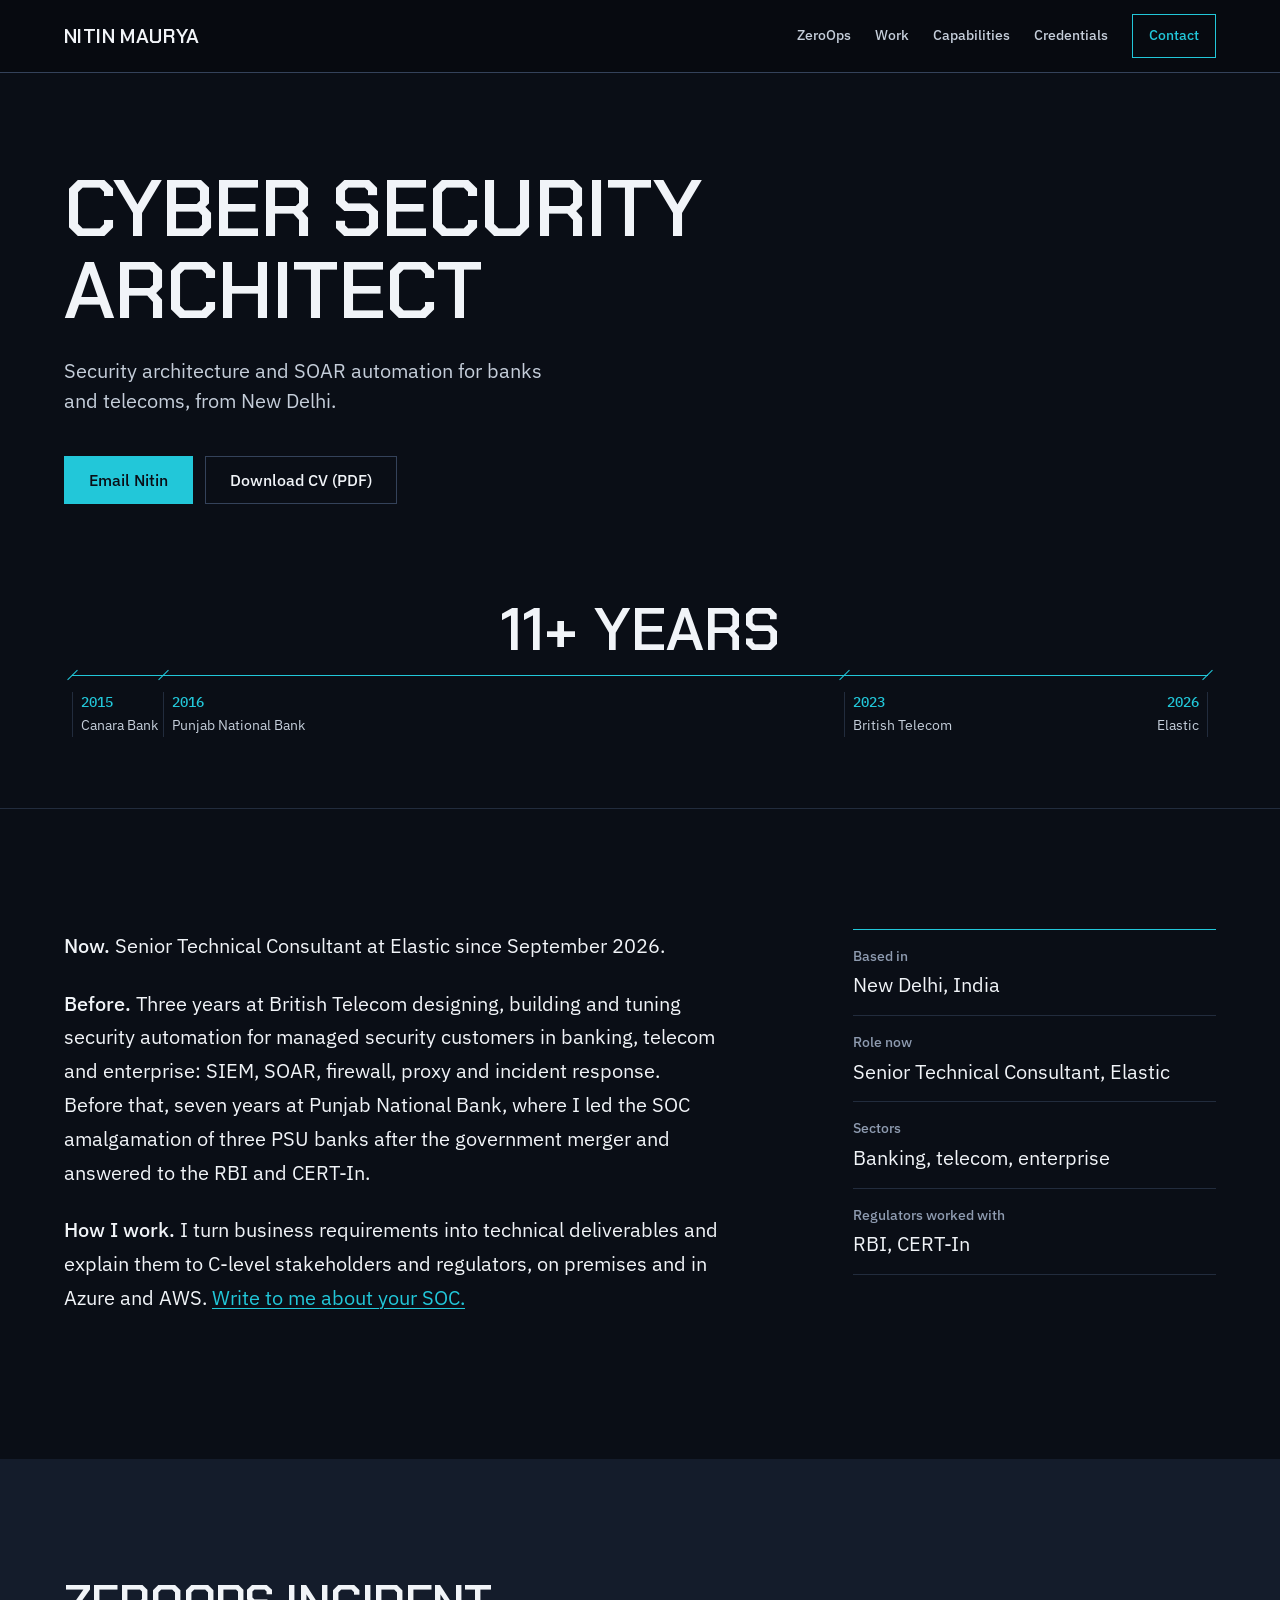
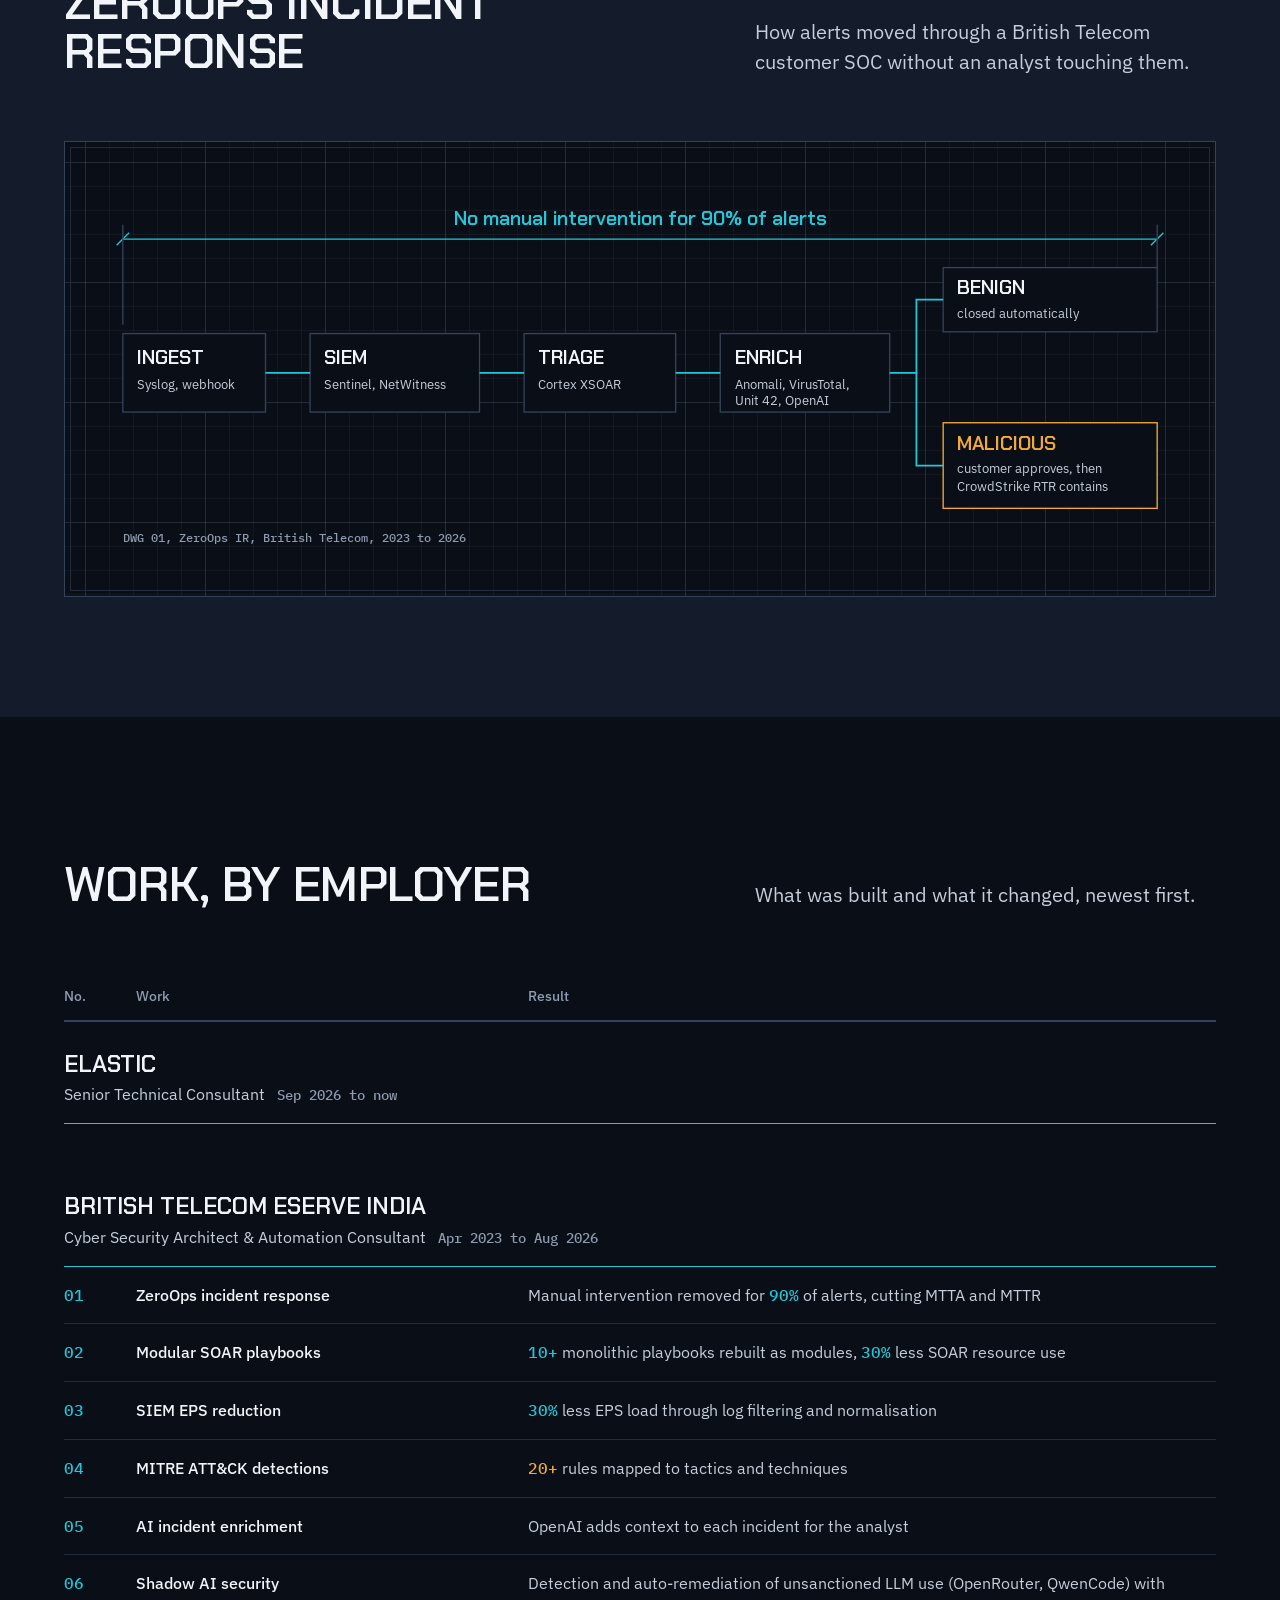
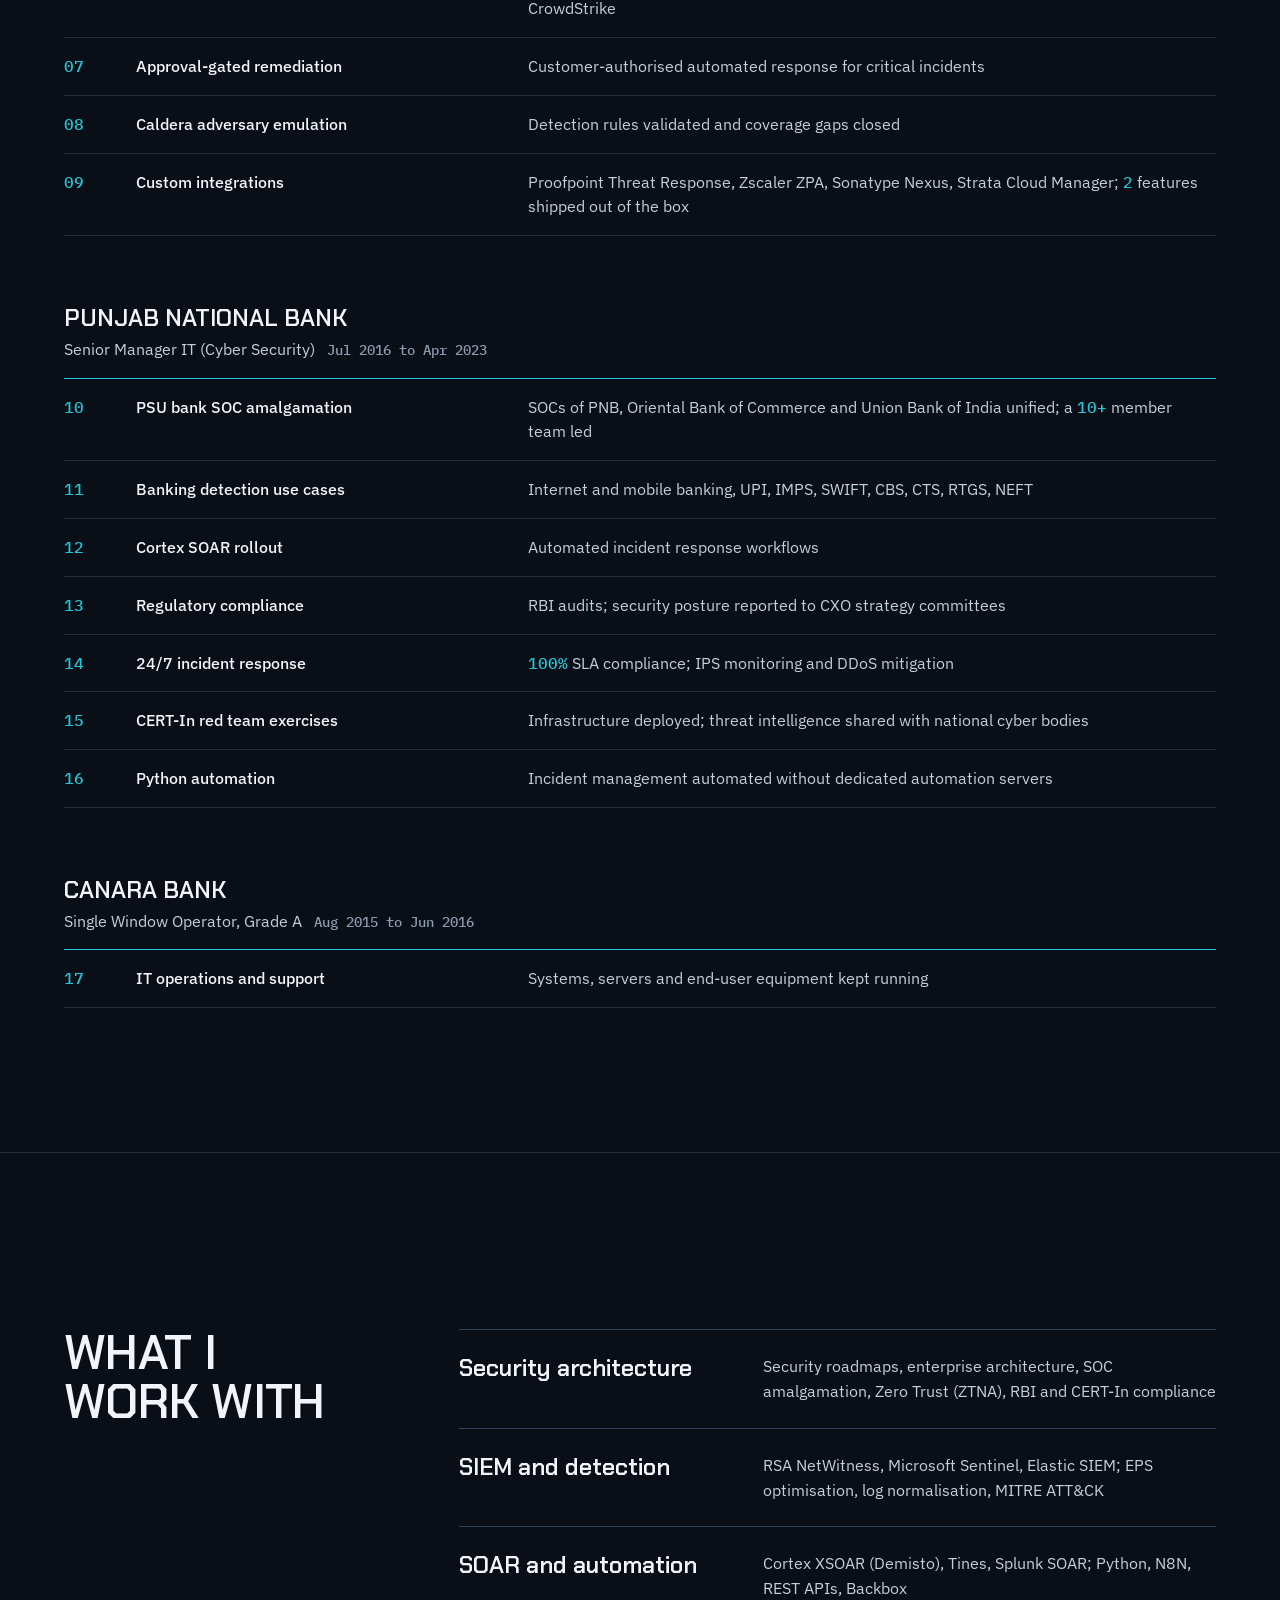
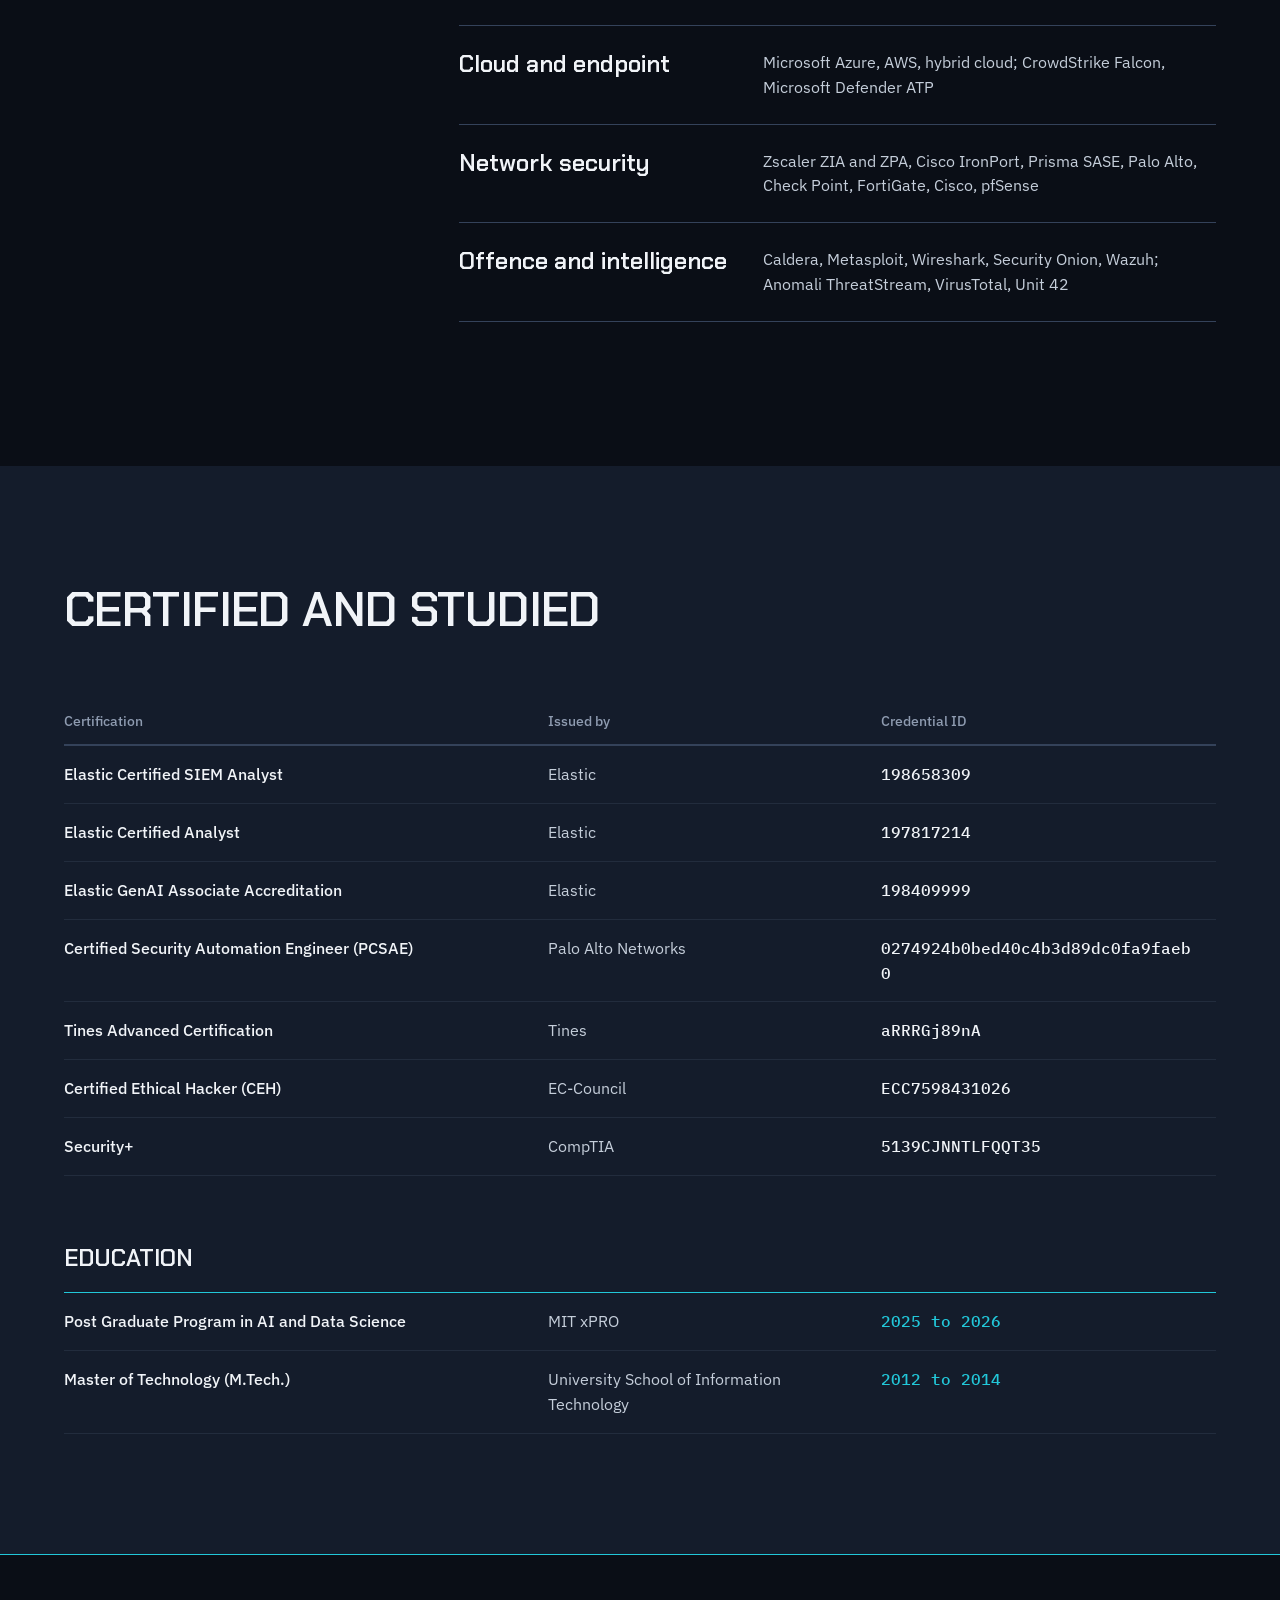
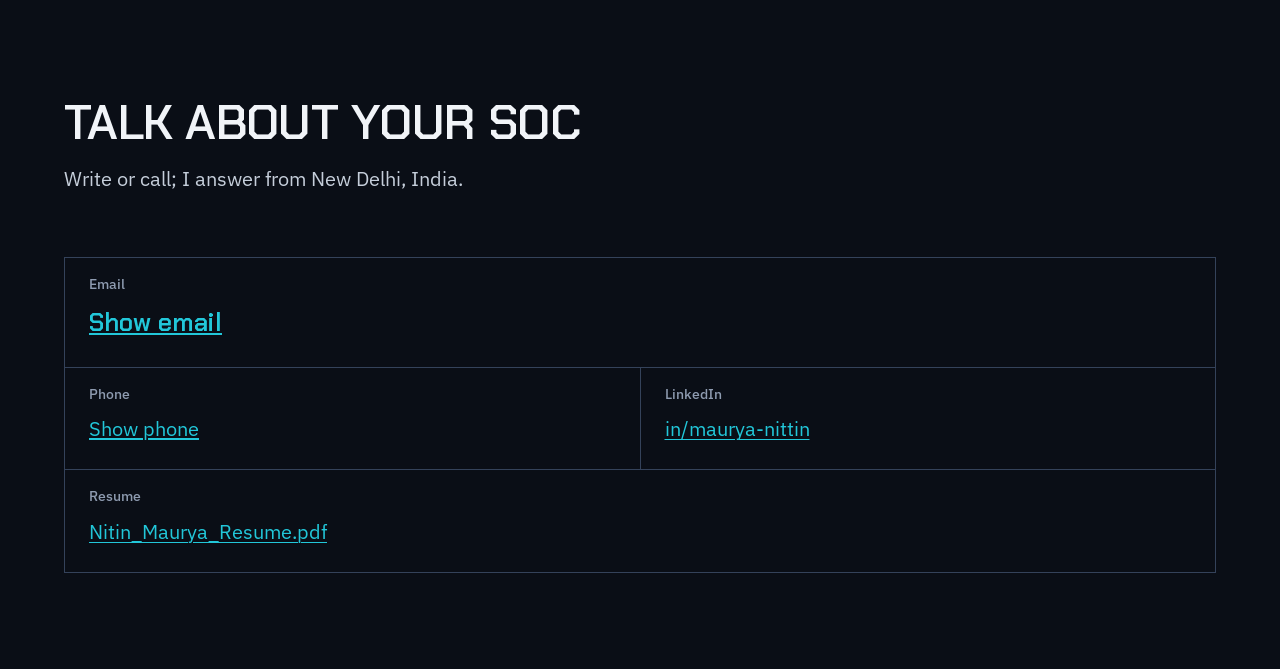
<file: index.html>
<!doctype html>
<html lang="en">
<head>
  <meta charset="utf-8" />
  <meta name="viewport" content="width=device-width, initial-scale=1" />
  <title>Nitin Maurya, Cyber Security Architect, New Delhi</title>
  <meta name="description" content="Nitin Maurya designs security architecture and SOAR automation for banks and telecoms: 11+ years across Elastic, British Telecom and Punjab National Bank." />
  <meta name="theme-color" content="#0A0E16" />
  <link rel="canonical" href="https://portfolio.nitinmaurya.in/" />
  <meta property="og:type" content="website" />
  <meta property="og:title" content="Nitin Maurya, Cyber Security Architect" />
  <meta property="og:description" content="Security architecture and SOAR automation for banks and telecoms, from New Delhi." />
  <meta property="og:url" content="https://portfolio.nitinmaurya.in/" />
  <meta property="og:image" content="https://portfolio.nitinmaurya.in/assets/img/og.svg" />
  <link rel="icon" href="assets/img/favicon.svg" type="image/svg+xml" />
  <link rel="preconnect" href="https://fonts.googleapis.com" />
  <link rel="preconnect" href="https://fonts.gstatic.com" crossorigin />
  <link href="https://fonts.googleapis.com/css2?family=Chakra+Petch:wght@600&family=IBM+Plex+Sans:wght@400;500&family=IBM+Plex+Mono:wght@500&display=swap" rel="stylesheet" />
  <link rel="stylesheet" href="assets/css/style.css" />
  <script src="assets/contact.js" defer></script>
  <script type="application/ld+json">
  {
    "@context": "https://schema.org",
    "@type": "Person",
    "name": "Nitin Maurya",
    "jobTitle": "Senior Technical Consultant",
    "worksFor": { "@type": "Organization", "name": "Elastic" },
    "address": { "@type": "PostalAddress", "addressLocality": "New Delhi", "addressCountry": "IN" },
    "url": "https://portfolio.nitinmaurya.in/",
    "sameAs": ["https://www.linkedin.com/in/maurya-nittin/"]
  }
  </script>
</head>
<body>
  <a class="skip" href="#summary">Skip to content</a>

  <header class="slab">
    <div class="container slab__in">
      <a class="wordmark" href="#hero" aria-label="Nitin Maurya, home">Nitin Maurya</a>
      <nav class="slab__nav" aria-label="Sections">
        <a href="#projects">ZeroOps</a>
        <a href="#experience">Work</a>
        <a href="#skills">Capabilities</a>
        <a href="#certs">Credentials</a>
        <a class="slab__act" href="#contact">Contact</a>
      </nav>
    </div>
  </header>

  <main>
    <section id="hero" class="hero">
      <div class="container">
        <div class="hero__col">
          <h1>Cyber security architect</h1>
          <p class="lead">Security architecture and SOAR automation for banks and telecoms, from New Delhi.</p>
          <div class="hero__acts">
            <a class="btn" href="#contact" data-mail>Email Nitin</a>
            <a class="btn btn--quiet" href="Nitin_Maurya_Resume.pdf" download>Download CV (PDF)</a>
          </div>
        </div>

        <figure class="career" aria-label="Career span, 2015 to 2026">
          <p class="career__value">11+ years</p>
          <div class="dim" role="presentation">
            <span class="dim__tick" style="--at: 8%"></span>
            <span class="dim__tick" style="--at: 68%"></span>
          </div>
          <ol class="career__stops">
            <li style="--at: 0%"><span class="num">2015</span> Canara Bank</li>
            <li style="--at: 8%"><span class="num">2016</span> Punjab National Bank</li>
            <li style="--at: 68%"><span class="num">2023</span> British Telecom</li>
            <li class="career__end" style="--at: 100%"><span class="num">2026</span> Elastic</li>
          </ol>
        </figure>
      </div>
    </section>

    <section id="summary" class="summary">
      <div class="container summary__grid">
        <article class="prose">
          <p><strong class="lead-in">Now.</strong> Senior Technical Consultant at Elastic since September 2026.</p>
          <p><strong class="lead-in">Before.</strong> Three years at British Telecom designing, building and tuning security automation for managed security customers in banking, telecom and enterprise: SIEM, SOAR, firewall, proxy and incident response. Before that, seven years at Punjab National Bank, where I led the SOC amalgamation of three PSU banks after the government merger and answered to the RBI and CERT-In.</p>
          <p><strong class="lead-in">How I work.</strong> I turn business requirements into technical deliverables and explain them to C-level stakeholders and regulators, on premises and in Azure and AWS. <a href="#contact">Write to me about your SOC.</a></p>
        </article>
        <dl class="facts">
          <div><dt>Based in</dt><dd>New Delhi, India</dd></div>
          <div><dt>Role now</dt><dd>Senior Technical Consultant, Elastic</dd></div>
          <div><dt>Sectors</dt><dd>Banking, telecom, enterprise</dd></div>
          <div><dt>Regulators worked with</dt><dd>RBI, CERT-In</dd></div>
        </dl>
      </div>
    </section>

    <section id="projects" class="drawing">
      <div class="container">
        <div class="drawing__head">
          <h2>ZeroOps incident response</h2>
          <p class="lead">How alerts moved through a British Telecom customer SOC without an analyst touching them.</p>
        </div>

        <figure class="sheet">
          <svg class="diagram diagram--wide" viewBox="0 0 1200 420" role="img" aria-labelledby="dwg1-title">
            <title id="dwg1-title">Diagram of the ZeroOps pipeline: ingest, SIEM, triage, enrichment, then auto-close for benign alerts or approved containment for malicious ones. 90% of alerts need no manual intervention.</title>
            <g class="dg-dim">
              <line x1="20" y1="64" x2="1180" y2="64" />
              <line class="tick" x1="13" y1="71" x2="27" y2="57" />
              <line class="tick" x1="1173" y1="71" x2="1187" y2="57" />
              <line class="ext" x1="20" y1="48" x2="20" y2="160" />
              <line class="ext" x1="1180" y1="48" x2="1180" y2="96" />
              <text x="600" y="48" text-anchor="middle" class="dg-value">No manual intervention for 90% of alerts</text>
            </g>
            <g class="dg-box"><rect x="20" y="170" width="160" height="88" /><text x="36" y="204" class="dg-t">Ingest</text><text x="36" y="232" class="dg-s">Syslog, webhook</text></g>
            <g class="dg-box"><rect x="230" y="170" width="190" height="88" /><text x="246" y="204" class="dg-t">SIEM</text><text x="246" y="232" class="dg-s">Sentinel, NetWitness</text></g>
            <g class="dg-box"><rect x="470" y="170" width="170" height="88" /><text x="486" y="204" class="dg-t">Triage</text><text x="486" y="232" class="dg-s">Cortex XSOAR</text></g>
            <g class="dg-box"><rect x="690" y="170" width="190" height="88" /><text x="706" y="204" class="dg-t">Enrich</text><text x="706" y="232" class="dg-s">Anomali, VirusTotal,</text><text x="706" y="250" class="dg-s">Unit 42, OpenAI</text></g>
            <g class="dg-box"><rect x="940" y="96" width="240" height="72" /><text x="956" y="126" class="dg-t">Benign</text><text x="956" y="152" class="dg-s">closed automatically</text></g>
            <g class="dg-box dg-alert"><rect x="940" y="270" width="240" height="96" /><text x="956" y="300" class="dg-t">Malicious</text><text x="956" y="326" class="dg-s">customer approves, then</text><text x="956" y="346" class="dg-s">CrowdStrike RTR contains</text></g>
            <g class="dg-flow">
              <line x1="180" y1="214" x2="230" y2="214" /><line x1="420" y1="214" x2="470" y2="214" /><line x1="640" y1="214" x2="690" y2="214" />
              <polyline points="880,214 910,214 910,132 940,132" /><polyline points="910,214 910,318 940,318" />
            </g>
            <text x="20" y="404" class="dg-no">DWG 01, ZeroOps IR, British Telecom, 2023 to 2026</text>
          </svg>

          <svg class="diagram diagram--tall" viewBox="0 0 360 760" role="img" aria-labelledby="dwg1m-title">
            <title id="dwg1m-title">Diagram of the ZeroOps pipeline: ingest, SIEM, triage, enrichment, then auto-close or approved containment. 90% of alerts need no manual intervention.</title>
            <g class="dg-dim">
              <line x1="24" y1="20" x2="24" y2="700" />
              <line class="tick" x1="17" y1="27" x2="31" y2="13" />
              <line class="tick" x1="17" y1="707" x2="31" y2="693" />
              <text x="0" y="0" transform="translate(14 360) rotate(-90)" text-anchor="middle" class="dg-value">90% of alerts, no manual step</text>
            </g>
            <g class="dg-box"><rect x="60" y="20" width="280" height="80" /><text x="76" y="52" class="dg-t">Ingest</text><text x="76" y="80" class="dg-s">Syslog, webhook</text></g>
            <g class="dg-box"><rect x="60" y="130" width="280" height="80" /><text x="76" y="162" class="dg-t">SIEM</text><text x="76" y="190" class="dg-s">Sentinel, NetWitness</text></g>
            <g class="dg-box"><rect x="60" y="240" width="280" height="80" /><text x="76" y="272" class="dg-t">Triage</text><text x="76" y="300" class="dg-s">Cortex XSOAR</text></g>
            <g class="dg-box"><rect x="60" y="350" width="280" height="100" /><text x="76" y="382" class="dg-t">Enrich</text><text x="76" y="410" class="dg-s">Anomali, VirusTotal,</text><text x="76" y="432" class="dg-s">Unit 42, OpenAI</text></g>
            <g class="dg-box"><rect x="60" y="490" width="280" height="80" /><text x="76" y="522" class="dg-t">Benign</text><text x="76" y="550" class="dg-s">closed automatically</text></g>
            <g class="dg-box dg-alert"><rect x="60" y="600" width="280" height="100" /><text x="76" y="632" class="dg-t">Malicious</text><text x="76" y="660" class="dg-s">customer approves, then</text><text x="76" y="682" class="dg-s">CrowdStrike RTR contains</text></g>
            <g class="dg-flow"><line x1="200" y1="100" x2="200" y2="130" /><line x1="200" y1="210" x2="200" y2="240" /><line x1="200" y1="320" x2="200" y2="350" /><line x1="200" y1="450" x2="200" y2="490" /><line x1="200" y1="570" x2="200" y2="600" /></g>
            <text x="60" y="740" class="dg-no">DWG 01, ZeroOps IR</text>
          </svg>
        </figure>
      </div>
    </section>

    <section id="experience" class="register">
      <div class="container">
        <div class="split-head">
          <h2>Work, by employer</h2>
          <p class="lead">What was built and what it changed, newest first.</p>
        </div>

        <table class="reg">
          <thead>
            <tr><th scope="col" class="reg__no">No.</th><th scope="col">Work</th><th scope="col">Result</th></tr>
          </thead>
          <tbody>
            <tr class="reg__group"><th colspan="3" scope="rowgroup"><span class="reg__org">Elastic</span> <span class="reg__role">Senior Technical Consultant</span> <span class="num reg__when">Sep 2026 to now</span></th></tr>

            <tr class="reg__group"><th colspan="3" scope="rowgroup"><span class="reg__org">British Telecom eServe India</span> <span class="reg__role">Cyber Security Architect &amp; Automation Consultant</span> <span class="num reg__when">Apr 2023 to Aug 2026</span></th></tr>
            <tr><td class="num reg__no">01</td><td class="reg__work">ZeroOps incident response</td><td>Manual intervention removed for <span class="num">90%</span> of alerts, cutting MTTA and MTTR</td></tr>
            <tr><td class="num reg__no">02</td><td class="reg__work">Modular SOAR playbooks</td><td><span class="num">10+</span> monolithic playbooks rebuilt as modules, <span class="num">30%</span> less SOAR resource use</td></tr>
            <tr><td class="num reg__no">03</td><td class="reg__work">SIEM EPS reduction</td><td><span class="num">30%</span> less EPS load through log filtering and normalisation</td></tr>
            <tr><td class="num reg__no">04</td><td class="reg__work">MITRE ATT&amp;CK detections</td><td><span class="num reg__detect">20+</span> rules mapped to tactics and techniques</td></tr>
            <tr><td class="num reg__no">05</td><td class="reg__work">AI incident enrichment</td><td>OpenAI adds context to each incident for the analyst</td></tr>
            <tr><td class="num reg__no">06</td><td class="reg__work">Shadow AI security</td><td>Detection and auto-remediation of unsanctioned LLM use (OpenRouter, QwenCode) with CrowdStrike</td></tr>
            <tr><td class="num reg__no">07</td><td class="reg__work">Approval-gated remediation</td><td>Customer-authorised automated response for critical incidents</td></tr>
            <tr><td class="num reg__no">08</td><td class="reg__work">Caldera adversary emulation</td><td>Detection rules validated and coverage gaps closed</td></tr>
            <tr><td class="num reg__no">09</td><td class="reg__work">Custom integrations</td><td>Proofpoint Threat Response, Zscaler ZPA, Sonatype Nexus, Strata Cloud Manager; <span class="num">2</span> features shipped out of the box</td></tr>

            <tr class="reg__group"><th colspan="3" scope="rowgroup"><span class="reg__org">Punjab National Bank</span> <span class="reg__role">Senior Manager IT (Cyber Security)</span> <span class="num reg__when">Jul 2016 to Apr 2023</span></th></tr>
            <tr><td class="num reg__no">10</td><td class="reg__work">PSU bank SOC amalgamation</td><td>SOCs of PNB, Oriental Bank of Commerce and Union Bank of India unified; a <span class="num">10+</span> member team led</td></tr>
            <tr><td class="num reg__no">11</td><td class="reg__work">Banking detection use cases</td><td>Internet and mobile banking, UPI, IMPS, SWIFT, CBS, CTS, RTGS, NEFT</td></tr>
            <tr><td class="num reg__no">12</td><td class="reg__work">Cortex SOAR rollout</td><td>Automated incident response workflows</td></tr>
            <tr><td class="num reg__no">13</td><td class="reg__work">Regulatory compliance</td><td>RBI audits; security posture reported to CXO strategy committees</td></tr>
            <tr><td class="num reg__no">14</td><td class="reg__work">24/7 incident response</td><td><span class="num">100%</span> SLA compliance; IPS monitoring and DDoS mitigation</td></tr>
            <tr><td class="num reg__no">15</td><td class="reg__work">CERT-In red team exercises</td><td>Infrastructure deployed; threat intelligence shared with national cyber bodies</td></tr>
            <tr><td class="num reg__no">16</td><td class="reg__work">Python automation</td><td>Incident management automated without dedicated automation servers</td></tr>

            <tr class="reg__group"><th colspan="3" scope="rowgroup"><span class="reg__org">Canara Bank</span> <span class="reg__role">Single Window Operator, Grade A</span> <span class="num reg__when">Aug 2015 to Jun 2016</span></th></tr>
            <tr><td class="num reg__no">17</td><td class="reg__work">IT operations and support</td><td>Systems, servers and end-user equipment kept running</td></tr>
          </tbody>
        </table>
      </div>
    </section>

    <section id="skills" class="caps">
      <div class="container caps__grid">
        <h2 class="caps__head">What I work with</h2>
        <dl class="caps__rows">
          <div><dt>Security architecture</dt><dd>Security roadmaps, enterprise architecture, SOC amalgamation, Zero Trust (ZTNA), RBI and CERT-In compliance</dd></div>
          <div><dt>SIEM and detection</dt><dd>RSA NetWitness, Microsoft Sentinel, Elastic SIEM; EPS optimisation, log normalisation, MITRE ATT&amp;CK</dd></div>
          <div><dt>SOAR and automation</dt><dd>Cortex XSOAR (Demisto), Tines, Splunk SOAR; Python, N8N, REST APIs, Backbox</dd></div>
          <div><dt>Cloud and endpoint</dt><dd>Microsoft Azure, AWS, hybrid cloud; CrowdStrike Falcon, Microsoft Defender ATP</dd></div>
          <div><dt>Network security</dt><dd>Zscaler ZIA and ZPA, Cisco IronPort, Prisma SASE, Palo Alto, Check Point, FortiGate, Cisco, pfSense</dd></div>
          <div><dt>Offence and intelligence</dt><dd>Caldera, Metasploit, Wireshark, Security Onion, Wazuh; Anomali ThreatStream, VirusTotal, Unit 42</dd></div>
        </dl>
      </div>
    </section>

    <section id="certs" class="creds">
      <div class="container">
        <h2>Certified and studied</h2>
        <table class="reg reg--creds">
          <thead><tr><th scope="col">Certification</th><th scope="col">Issued by</th><th scope="col">Credential ID</th></tr></thead>
          <tbody>
            <tr><td class="reg__work">Elastic Certified SIEM Analyst</td><td>Elastic</td><td class="num reg__id">198658309</td></tr>
            <tr><td class="reg__work">Elastic Certified Analyst</td><td>Elastic</td><td class="num reg__id">197817214</td></tr>
            <tr><td class="reg__work">Elastic GenAI Associate Accreditation</td><td>Elastic</td><td class="num reg__id">198409999</td></tr>
            <tr><td class="reg__work">Certified Security Automation Engineer (PCSAE)</td><td>Palo Alto Networks</td><td class="num reg__id">0274924b0bed40c4b3d89dc0fa9faeb0</td></tr>
            <tr><td class="reg__work">Tines Advanced Certification</td><td>Tines</td><td class="num reg__id">aRRRGj89nA</td></tr>
            <tr><td class="reg__work">Certified Ethical Hacker (CEH)</td><td>EC-Council</td><td class="num reg__id">ECC7598431026</td></tr>
            <tr><td class="reg__work">Security+</td><td>CompTIA</td><td class="num reg__id">5139CJNNTLFQQT35</td></tr>
          </tbody>
          <tbody>
            <tr class="reg__group"><th colspan="3" scope="rowgroup">Education</th></tr>
            <tr><td class="reg__work">Post Graduate Program in AI and Data Science</td><td>MIT xPRO</td><td class="num">2025 to 2026</td></tr>
            <tr><td class="reg__work">Master of Technology (M.Tech.)</td><td>University School of Information Technology</td><td class="num">2012 to 2014</td></tr>
          </tbody>
        </table>
      </div>
    </section>
  </main>

  <footer id="contact" class="close">
    <div class="container">
      <h2>Talk about your SOC</h2>
      <p class="lead close__line">Write or call; I answer from New Delhi, India.</p>
      <dl class="tblock">
        <div class="tblock__cell tblock__cell--wide"><dt>Email</dt><dd><button type="button" class="reveal" data-reveal="email" hidden>Show email</button><noscript>Turn on JavaScript to see it, or <a href="https://www.linkedin.com/in/maurya-nittin/" target="_blank" rel="noopener">message me on LinkedIn</a>.</noscript></dd></div>
        <div class="tblock__cell"><dt>Phone</dt><dd><button type="button" class="reveal" data-reveal="phone" hidden>Show phone</button><noscript>Turn on JavaScript to see it, or <a href="https://www.linkedin.com/in/maurya-nittin/" target="_blank" rel="noopener">message me on LinkedIn</a>.</noscript></dd></div>
        <div class="tblock__cell"><dt>LinkedIn</dt><dd><a href="https://www.linkedin.com/in/maurya-nittin/" target="_blank" rel="noopener">in/maurya-nittin</a></dd></div>
        <div class="tblock__cell"><dt>Resume</dt><dd><a href="Nitin_Maurya_Resume.pdf" download>Nitin_Maurya_Resume.pdf</a></dd></div>
      </dl>
    </div>
  </footer>
</body>
</html>
</file>
<file: assets/css/style.css>
/* Hallmark · shape: Long Document (draw 679f9c) · genre: modern-minimal · theme: Blueprint, slate sheet (v2 palette by request; v1 cyanotype in git tag v1-blueprint) (deal 1/3, seed personal-portfolio-cyber-security-96ac·d1dd71ff·2026-11-07·r0) · redesign: full · job: hire
 * hero: Corridor · nav: slab · footer: letter close, set as a drawing title block · imagery: none, two drawings of real data · signature: the career measured as a dimension string, 2015 to 2026 · blueprint: slate, cyan for automation, amber for detections
 * axes: mid/geometric-sans/neutral · posture: drenched · contrast: pass · fold: pass · v2.0.0 */
/* Hallmark · pre-emit critique: P4 H4 E4 S5 R5 V4 · weakest: H, a 17-row register is dense; it is grouped by employer under heavy rules and followed by quiet capability rows */
/* Hallmark · dropped boot sequence, telemetry widget, MITRE heatmap, terminal, toast · the telemetry feed and heatmap levels were simulated, and the terminal was decoration on a page that is not a developer tool */
/* Hallmark · dropped assets/js/main.js, bg-net, boot, boot-log, boot-skip, matrix-grid, nav-links, nav-path, nav-toggle, spark, spark-fill, spark-line, tele-feed, term, term-body, term-form, term-input, term-out, term-ps, toast, top, typed, year · the page needs no script now: the boot screen, simulated telemetry and terminal that used these were removed */
/* Hallmark · dismissed 46a · 30% is the owner's figure from the résumé (SOAR resource and SIEM EPS reductions at British Telecom) */
@import url("./tokens.css");
@import url("./base.css");

/* ---------- Skip link ---------- */
.skip { position: absolute; left: var(--space-md); top: calc(-1 * var(--space-4xl)); z-index: var(--z-modal); padding: var(--space-xs) var(--space-md); background: var(--color-ink); color: var(--color-accent-ink); }
.skip:focus-visible { top: var(--space-md); outline-offset: 2px; }

/* ---------- Nav: slab ---------- */
.slab { position: sticky; top: 0; z-index: var(--z-sticky-nav); background: var(--color-paper-3); border-bottom: var(--rule-hair) solid var(--color-rule); }
.slab__in { display: flex; align-items: center; justify-content: space-between; gap: var(--space-lg); min-height: 72px; }
.wordmark { font-family: var(--font-display); font-weight: 600; font-size: var(--text-lg); text-transform: uppercase; letter-spacing: 0.02em; text-decoration: none; white-space: nowrap; }
.wordmark:hover { text-decoration: underline; }
.slab__nav { display: flex; align-items: center; gap: var(--space-lg); }
.slab__nav a { font-weight: 500; font-size: var(--text-sm); text-decoration: none; white-space: nowrap; color: var(--color-ink-2); transition: color var(--dur-short) var(--ease-out); }
.slab__nav a:hover { color: var(--color-ink); text-decoration: underline; }
.slab__nav a:active { color: var(--color-muted); }
.slab__nav .slab__act { display: inline-flex; align-items: center; min-height: 44px; padding: 0 var(--space-md); border: var(--rule-hair) solid var(--color-cyan); color: var(--color-cyan); }
.slab__nav .slab__act:hover { background: var(--color-paper-2); text-decoration: none; }

/* ---------- Buttons ---------- */
.btn { display: inline-flex; align-items: center; min-height: 48px; padding: 0 var(--space-lg); border: var(--rule-hair) solid var(--color-cyan); border-radius: 0; background: var(--color-cyan); color: var(--color-accent-ink); font: 500 var(--text-md)/1 var(--font-body); white-space: nowrap; text-decoration: none; cursor: pointer; transition: background-color var(--dur-short) var(--ease-out), transform var(--dur-micro) var(--ease-out); }
.btn:hover { background: var(--color-cyan-2); border-color: var(--color-cyan-2); }
.btn:active { transform: translateY(1px); }
.btn:focus-visible { outline: 2px solid var(--color-focus); outline-offset: 3px; }
.btn--quiet { background: transparent; color: var(--color-ink); border-color: var(--color-rule); }
.btn--quiet:hover { border-color: var(--color-cyan); }
.btn--quiet:hover { background: var(--color-paper-2); }

/* ---------- Hero: Corridor ---------- */
.hero { padding-block: var(--space-3xl) var(--space-2xl); }
.hero__col { max-width: 46rem; }
.hero h1 { text-transform: uppercase; line-height: 1.02; max-width: 14ch; }
.hero .lead { margin-top: var(--space-lg); color: var(--color-ink-2); max-width: 40ch; }
.hero__acts { display: flex; flex-wrap: wrap; gap: var(--space-sm); margin-top: var(--space-xl); }

.career { margin: var(--space-3xl) 0 0; }
.career__value { font-family: var(--font-display); font-weight: 600; font-size: var(--text-display-s); line-height: 1; text-transform: uppercase; text-align: center; margin-bottom: var(--space-md); }
.dim { position: relative; height: var(--rule-hair); background: var(--color-cyan); margin-inline: var(--space-xs); }
.dim::before, .dim::after, .dim__tick { content: ""; position: absolute; top: calc(var(--tick) / -2); width: var(--rule-hair); height: var(--tick); background: var(--color-rule); transform: rotate(45deg); background: var(--color-cyan); }
.dim::before { left: 0; }
.dim::after { right: 0; }
.dim__tick { left: var(--at); }
.career__stops { position: relative; list-style: none; margin: var(--space-md) var(--space-xs) 0; padding: 0; height: 3.25rem; font-size: var(--text-sm); color: var(--color-ink-2); }
.career__stops li { position: absolute; left: var(--at); top: 0; display: grid; gap: var(--space-3xs); white-space: nowrap; padding-left: var(--space-xs); border-left: var(--rule-hair) solid var(--color-rule-2); }
.career__stops .num { font-family: var(--font-outlier); font-weight: 500; color: var(--color-cyan); }
.career__stops .career__end { left: auto; right: 0; text-align: right; padding-left: 0; padding-right: var(--space-xs); border-left: 0; border-right: var(--rule-hair) solid var(--color-rule-2); }

/* ---------- Summary: long document ---------- */
.summary { padding-block: var(--section-gap-s) var(--section-gap); border-top: var(--rule-hair) solid var(--color-rule-2); }
.summary__grid { display: grid; grid-template-columns: repeat(12, minmax(0, 1fr)); gap: var(--gap-columns); align-items: start; }
.summary__grid .prose { grid-column: 1 / span 7; }
.facts { grid-column: 9 / span 4; margin: 0; border-top: var(--rule-hair) solid var(--color-cyan); }
.facts > div { padding-block: var(--space-md); border-bottom: var(--rule-hair) solid var(--color-rule-2); }
.facts dt { font-size: var(--text-sm); font-weight: 500; color: var(--color-muted); }
.facts dd { margin: var(--space-2xs) 0 0; font-size: var(--text-lead); line-height: 1.35; }
.prose { max-width: 65ch; display: grid; gap: var(--space-lg); font-size: var(--text-lead); line-height: 1.65; }
.prose p { max-width: none; }
.lead-in { font-weight: 500; color: var(--color-ink); }
.prose a { color: var(--color-cyan); text-decoration-line: underline; }
.prose a:hover { text-decoration-line: none; }

/* ---------- Drawing 01 ---------- */
.drawing { padding-block: var(--section-gap-s); background: var(--color-paper-2); }
.drawing__head { display: grid; grid-template-columns: repeat(12, minmax(0, 1fr)); gap: var(--gap-columns); align-items: end; margin-bottom: var(--space-2xl); }
.drawing__head h2, .split-head h2 { grid-column: 1 / span 6; text-transform: uppercase; line-height: 1.02; }
.drawing__head .lead, .split-head .lead { grid-column: 8 / span 5; color: var(--color-ink-2); }
.sheet { position: relative; margin: 0; padding: var(--space-xl); border: var(--rule-hair) solid var(--color-rule); background-color: var(--color-paper);
  background-image:
    linear-gradient(var(--color-grid-2) 1px, transparent 1px), linear-gradient(90deg, var(--color-grid-2) 1px, transparent 1px),
    linear-gradient(var(--color-grid) 1px, transparent 1px), linear-gradient(90deg, var(--color-grid) 1px, transparent 1px);
  background-size: 120px 120px, 120px 120px, 24px 24px, 24px 24px;
  background-position: var(--sheet-inset) var(--sheet-inset); }
.sheet::after { content: ""; position: absolute; inset: 5px; border: var(--rule-hair) solid var(--color-rule-2); pointer-events: none; }
.diagram { width: 100%; height: auto; color: var(--color-ink); }
.diagram--tall { display: none; max-width: 22rem; margin-inline: auto; }
.diagram rect { fill: var(--color-paper); stroke: var(--color-rule); stroke-width: 1.5; }
.diagram line, .diagram polyline { stroke: var(--color-cyan); stroke-width: 1.5; fill: none; }
.diagram .ext { stroke: var(--color-rule); }
.diagram .dg-value { fill: var(--color-cyan); }
.diagram .dg-alert rect { stroke: var(--color-amber); }
.diagram .dg-alert .dg-t { fill: var(--color-amber); }
.diagram .dg-flow line, .diagram .dg-flow polyline { stroke-width: 2; }
.diagram text { fill: var(--color-ink); font-family: var(--font-body); }
.diagram .dg-t { font-family: var(--font-display); font-weight: 600; font-size: 22px; text-transform: uppercase; }
.diagram .dg-s { font-size: 15px; fill: var(--color-ink-2); }
.diagram .dg-value { font-family: var(--font-display); font-weight: 600; font-size: 22px; fill: var(--color-cyan); }
.diagram .dg-no { font-family: var(--font-outlier); font-weight: 500; font-size: 13px; fill: var(--color-muted); }

/* ---------- Register (work and credentials) ---------- */
.register { padding-block: var(--section-gap); }
.split-head { display: grid; grid-template-columns: repeat(12, minmax(0, 1fr)); gap: var(--gap-columns); align-items: end; margin-bottom: var(--space-2xl); }
.reg { width: 100%; border-collapse: collapse; font-size: var(--text-md); }
.reg th, .reg td { text-align: left; vertical-align: top; padding: var(--space-md) var(--space-md) var(--space-md) 0; border-bottom: var(--rule-hair) solid var(--color-rule-2); }
.reg thead th { font-weight: 500; font-size: var(--text-sm); color: var(--color-muted); border-bottom: var(--rule-heavy) solid var(--color-rule); padding-block: var(--space-sm); white-space: nowrap; }
.reg td { color: var(--color-ink-2); }
.reg .num { font-family: var(--font-outlier); font-weight: 500; color: var(--color-cyan); }
.reg .reg__detect { color: var(--color-amber); }
.reg .reg__id { color: var(--color-ink); }
.reg__no { width: 4.5rem; }
td.reg__no { color: var(--color-muted); }
.reg__work { width: 34%; font-weight: 500; color: var(--color-ink); }
td.reg__work { color: var(--color-ink); }
.reg__group th { padding-top: var(--space-2xl); border-bottom: var(--rule-hair) solid var(--color-cyan); font-weight: 400; }
.reg tbody:first-of-type .reg__group:first-child th, .reg thead + tbody > .reg__group:first-child th { padding-top: var(--space-lg); }
.reg__org { display: block; font-family: var(--font-display); font-weight: 600; font-size: var(--text-title); text-transform: uppercase; color: var(--color-ink); }
.reg__role { color: var(--color-ink-2); }
.reg .reg__when { margin-left: var(--space-xs); font-size: var(--text-sm); color: var(--color-muted); }

/* ---------- Capabilities: rows ---------- */
.caps { padding-block: var(--section-gap-l) var(--section-gap); border-top: var(--rule-hair) solid var(--color-rule-2); }
.caps__grid { display: grid; grid-template-columns: repeat(12, minmax(0, 1fr)); gap: var(--gap-columns); align-items: start; }
.caps__head { grid-column: 1 / span 4; text-transform: uppercase; line-height: 1.02; position: sticky; top: calc(72px + var(--space-xl)); }
.caps__rows { grid-column: 5 / span 8; margin: 0; }
.caps__rows > div { display: grid; grid-template-columns: minmax(0, 3fr) minmax(0, 5fr); gap: var(--gap-columns); padding-block: var(--space-lg); border-top: var(--rule-hair) solid var(--color-rule); }
.caps__rows > div:last-child { border-bottom: var(--rule-hair) solid var(--color-rule); }
.caps__rows dt { font-family: var(--font-display); font-weight: 600; font-size: var(--text-title); line-height: 1.2; }
.caps__rows dd { margin: 0; color: var(--color-ink-2); }

/* ---------- Credentials ---------- */
.creds { padding-block: var(--section-gap-s); background: var(--color-paper-2); }
.creds h2 { text-transform: uppercase; line-height: 1.02; margin-bottom: var(--space-2xl); }
.reg--creds .reg__work { width: 42%; }
.reg__id { word-break: break-all; }
.reg--creds .reg__group th { font-family: var(--font-display); font-weight: 600; font-size: var(--text-title); text-transform: uppercase; color: var(--color-ink); }

/* ---------- Close: title block ---------- */
.close { padding-block: var(--section-gap) var(--space-3xl); border-top: var(--rule-hair) solid var(--color-cyan); }
.close h2 { text-transform: uppercase; line-height: 1.02; }
.close__line { margin-top: var(--space-md); color: var(--color-ink-2); }
.tblock { display: grid; grid-template-columns: repeat(5, minmax(0, 1fr)); margin: var(--space-2xl) 0 0; border-top: var(--rule-hair) solid var(--color-rule); border-left: var(--rule-hair) solid var(--color-rule); }
.tblock__cell { padding: var(--space-md) var(--space-lg) var(--space-lg); border-right: var(--rule-hair) solid var(--color-rule); border-bottom: var(--rule-hair) solid var(--color-rule); min-width: 0; }
.tblock__cell--wide { grid-column: span 2; }
.tblock dt { font-size: var(--text-sm); font-weight: 500; color: var(--color-muted); margin-bottom: var(--space-xs); }
.tblock dd { margin: 0; font-size: var(--text-lead); overflow-wrap: anywhere; }
.tblock dd a { white-space: nowrap; }
.tblock__cell--wide dd { font-family: var(--font-display); font-weight: 600; font-size: var(--text-xl); overflow-wrap: break-word; }
.tblock dd.num { font-family: var(--font-outlier); font-weight: 500; font-size: var(--text-md); }
.tblock a { color: var(--color-cyan); text-decoration-line: underline; transition: color var(--dur-short) var(--ease-out); }
.tblock a:hover { text-decoration-line: none; }
.tblock a:active { color: var(--color-muted); }
.tblock .reveal { padding: 0; border: 0; background: none; color: var(--color-cyan); font: inherit; text-decoration-line: underline; cursor: pointer; }
.tblock .reveal:hover { text-decoration-line: none; }
.tblock .reveal:focus-visible, .tblock a:focus-visible { outline: 2px solid var(--color-focus); outline-offset: 3px; }
.tblock noscript { font: 400 var(--text-md)/1.5 var(--font-body); }

/* ---------- Responsive ---------- */
@media (max-width: 90rem) { .tblock { grid-template-columns: repeat(2, minmax(0, 1fr)); } .tblock__cell:last-child { grid-column: 1 / -1; } }
@media (max-width: 60rem) {
  .summary__grid { grid-template-columns: minmax(0, 1fr); gap: var(--space-2xl); }
  .summary__grid .prose, .facts { grid-column: 1 / -1; }
  .drawing__head, .split-head { grid-template-columns: minmax(0, 1fr); gap: var(--space-md); }
  .drawing__head h2, .split-head h2, .drawing__head .lead, .split-head .lead { grid-column: 1 / -1; }
  .caps__grid { grid-template-columns: minmax(0, 1fr); gap: var(--space-xl); }
  .caps__head, .caps__rows { grid-column: 1 / -1; position: static; }
  .tblock { grid-template-columns: repeat(2, minmax(0, 1fr)); }
}
@media (max-width: 48rem) {
  .slab__nav a:not(.slab__act) { display: none; }
  .diagram--wide { display: none; }
  .diagram--tall { display: block; }
  .sheet { padding: var(--space-lg) var(--space-md); }
  .career__stops { height: auto; display: grid; grid-template-columns: repeat(2, minmax(0, 1fr)); gap: var(--space-sm); }
  .career__stops li, .career__stops .career__end { position: static; text-align: left; padding: 0 0 0 var(--space-xs); border-right: 0; border-left: var(--rule-hair) solid var(--color-rule-2); }
  .dim__tick { display: none; }
  .reg thead { display: none; }
  .reg, .reg tbody, .reg tr, .reg td, .reg th, .reg .reg__work, .reg__no { display: block; width: auto; }
  .reg tr { padding-block: var(--space-sm); border-bottom: var(--rule-hair) solid var(--color-rule-2); }
  .reg td, .reg th { padding: var(--space-3xs) 0; border: 0; }
  .reg .reg__group { border-bottom: var(--rule-heavy) solid var(--color-rule); padding-top: var(--space-xl); }
  .reg td.reg__no { font-size: var(--text-sm); }
  .reg .reg__when { display: block; margin: var(--space-2xs) 0 0; }
  .caps__rows > div { grid-template-columns: minmax(0, 1fr); gap: var(--space-xs); }
  .tblock { grid-template-columns: minmax(0, 1fr); }
  .tblock__cell--wide { grid-column: auto; }
  .tblock__cell--wide dd { font-size: var(--text-lg); white-space: nowrap; }
  .hero { padding-top: var(--space-2xl); }
  .career { margin-top: var(--space-2xl); }
}
</file>
